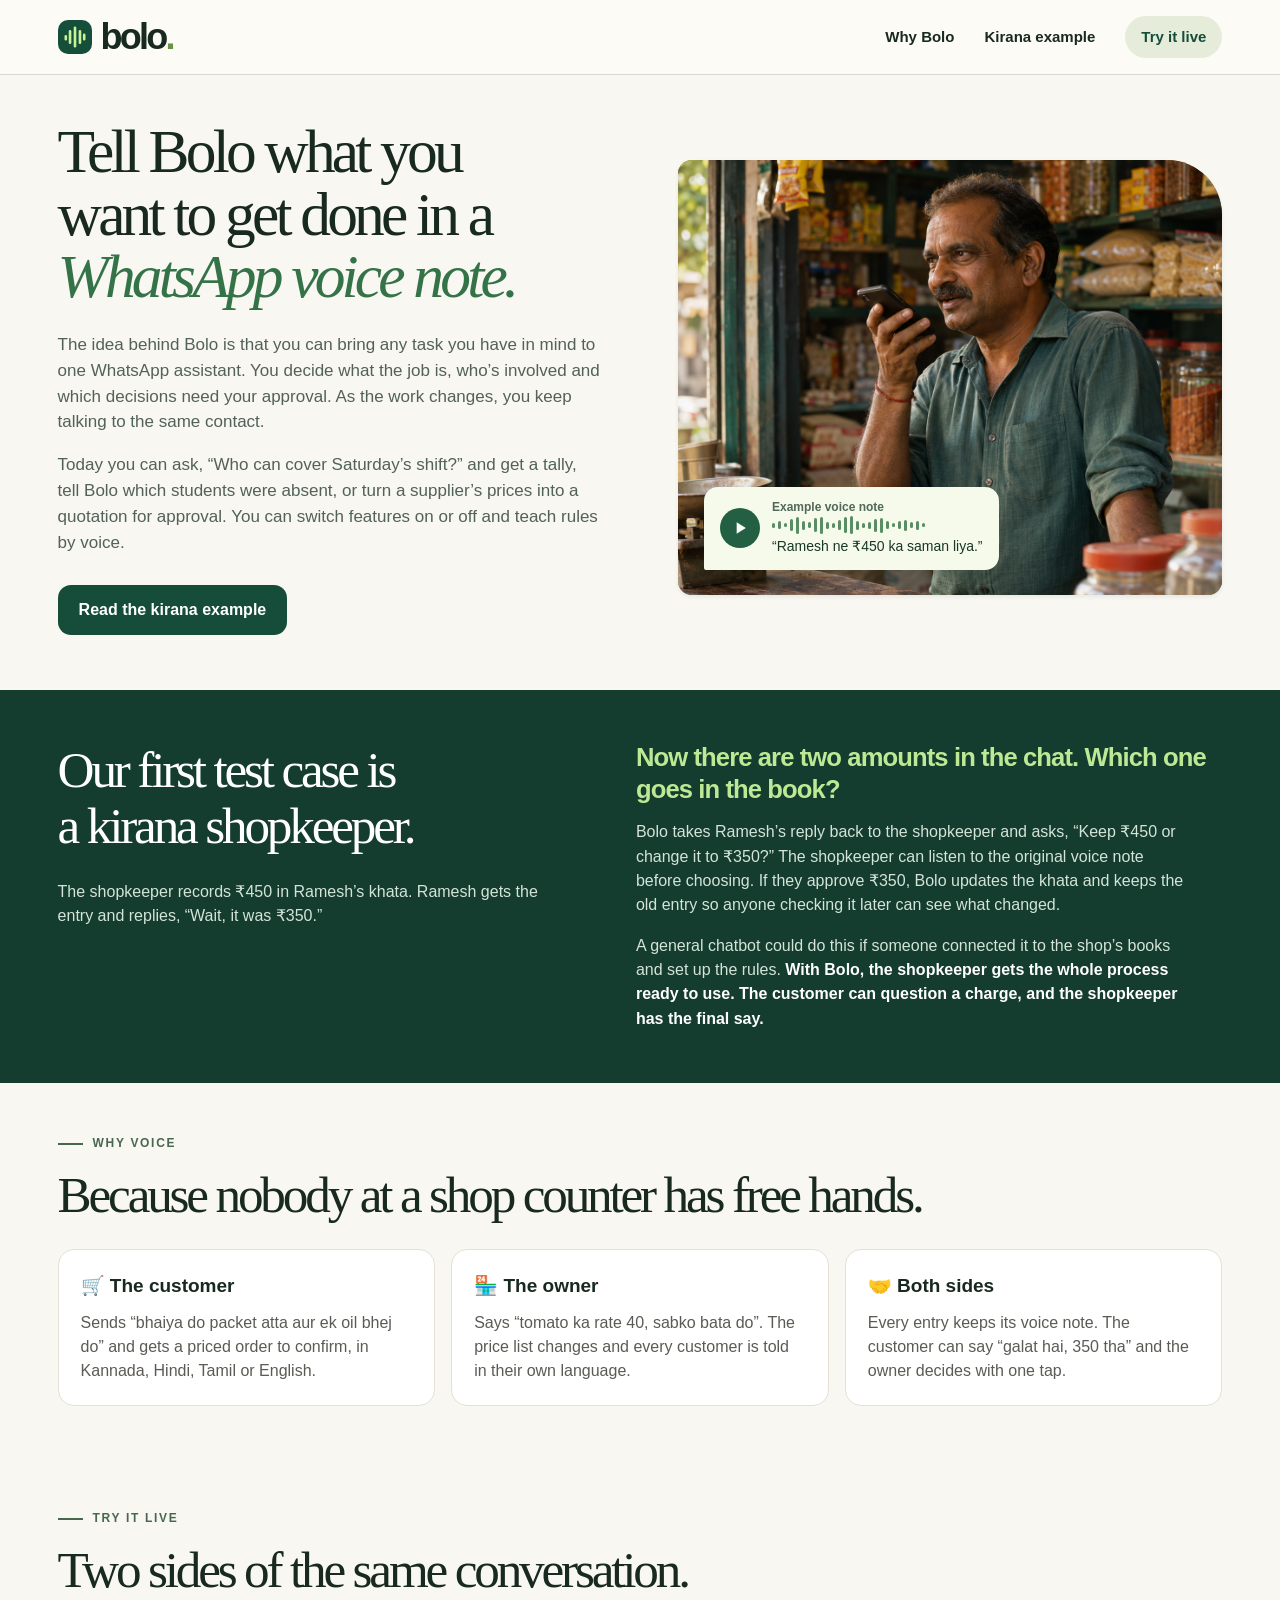
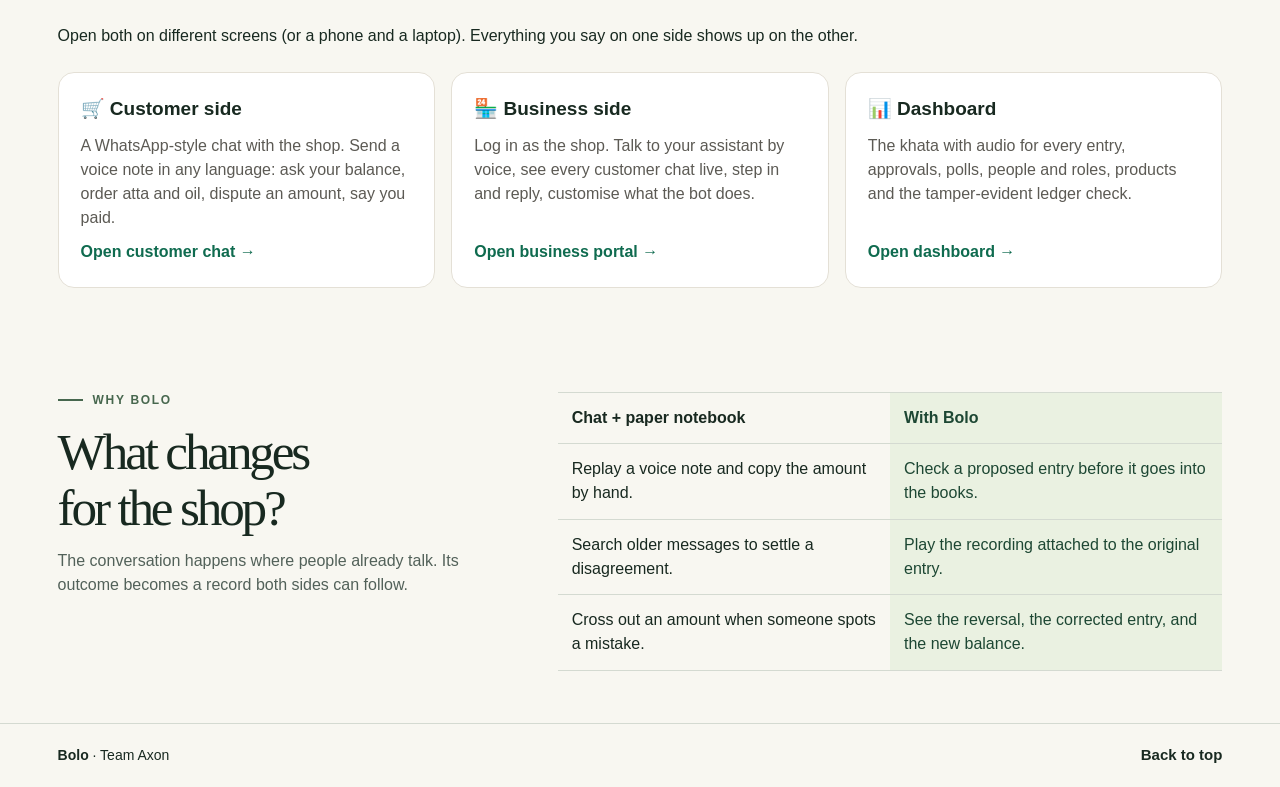
<file: product-demo/index.html>
<!doctype html>
<html lang="en">
<head>
  <meta charset="utf-8"><meta name="viewport" content="width=device-width,initial-scale=1">
  <meta name="theme-color" content="#f8f7f2">
  <title>Bolo · A WhatsApp assistant you can teach by voice</title>
  <!-- Built-in ImageGen, shopkeeper.png. Final prompt: Photorealistic editorial photograph for the Bolo product website. A fictional middle-aged Bengaluru kirana shopkeeper recording a WhatsApp voice note, his smartphone held naturally near his mouth behind the worn wooden counter of a small neighbourhood grocery. Waist-up profile facing slightly left, head in upper-middle right. Lined face, short moustache, muted teal shirt with sleeves rolled, lively shop shelves, spice jars and packets softly out of focus. Natural warm afternoon storefront light, nuanced amber and forest-green tones, premium documentary film still, authentic unposed gesture. Square composition, no writing, readable labels, logos or overlay graphics. -->
  <link rel="icon" href="mark.svg"><link rel="stylesheet" href="style.css">
  <script src="common.js" defer></script>
  <script>
  // Locally each side has its own port (8001 customer, 8002 business); through a tunnel they share one host.
  addEventListener("DOMContentLoaded", () => document.querySelectorAll(".try-card").forEach((a) => {
    const local = ["localhost", "127.0.0.1"].includes(location.hostname) && location.port;
    a.href = local ? `${location.protocol}//${location.hostname}:${a.dataset.port}${a.dataset.path}` : a.dataset.path;
    a.target = "_blank";
  }));
  </script>
</head>
<body>
  <header id="top" class="topbar"><div class="wrap nav">
    <a class="brand" href="#top" aria-label="Bolo home"><img src="mark.svg" alt="">bolo<span>.</span></a>
    <nav aria-label="Main navigation"><a href="#difference">Why Bolo</a><a href="#workflow">Kirana example</a><a class="nav-demo" href="#try">Try it live</a></nav>
  </div></header>
  <main>
    <section class="wrap hero">
      <div class="hero-copy">
        <h1>Tell Bolo what you want to get done in a <em>WhatsApp voice note.</em></h1>
        <p>The idea behind Bolo is that you can bring any task you have in mind to one WhatsApp assistant. You decide what the job is, who’s involved and which decisions need your approval. As the work changes, you keep talking to the same contact.</p>
        <p>Today you can ask, “Who can cover Saturday’s shift?” and get a tally, tell Bolo which students were absent, or turn a supplier’s prices into a quotation for approval. You can switch features on or off and teach rules by voice.</p>
        <a class="primary big" href="#workflow">Read the kirana example</a>
      </div>
      <figure class="hero-shot">
        <img src="shopkeeper.png" alt="Illustration of a kirana shopkeeper recording a voice note behind his counter." fetchpriority="high">
        <div class="photo-audio">
          <button id="sample-play" class="sample-play" aria-label="Play example voice note"><i data-icon="play"></i></button>
          <div><div class="audio-label">Example voice note</div><div class="wave" aria-hidden="true"></div><span>“Ramesh ne ₹450 ka saman liya.”</span></div>
        </div>
        <audio id="sample" src="example.wav" preload="none"></audio>
      </figure>
    </section>
    <section id="workflow" class="section process" aria-labelledby="kirana-heading"><div class="wrap kirana-story">
      <div>
        <h2 id="kirana-heading">Our first test case is a kirana shopkeeper.</h2>
        <p>The shopkeeper records ₹450 in Ramesh’s khata. Ramesh gets the entry and replies, “Wait, it was ₹350.”</p>
      </div>
      <div>
        <h3>Now there are two amounts in the chat. Which one goes in the book?</h3>
        <p>Bolo takes Ramesh’s reply back to the shopkeeper and asks, “Keep ₹450 or change it to ₹350?” The shopkeeper can listen to the original voice note before choosing. If they approve ₹350, Bolo updates the khata and keeps the old entry so anyone checking it later can see what changed.</p>
        <p>A general chatbot could do this if someone connected it to the shop’s books and set up the rules. <strong>With Bolo, the shopkeeper gets the whole process ready to use. The customer can question a charge, and the shopkeeper has the final say.</strong></p>
      </div>
    </div></section>
    <section class="wrap section">
      <div class="eyebrow"><span class="small-line"></span> WHY VOICE</div>
      <h2>Because nobody at a shop counter has free hands.</h2>
      <div class="try-grid">
        <div class="try-card"><b>🛒 The customer</b><span>Sends “bhaiya do packet atta aur ek oil bhej do” and gets a priced order to confirm, in Kannada, Hindi, Tamil or English.</span></div>
        <div class="try-card"><b>🏪 The owner</b><span>Says “tomato ka rate 40, sabko bata do”. The price list changes and every customer is told in their own language.</span></div>
        <div class="try-card"><b>🤝 Both sides</b><span>Every entry keeps its voice note. The customer can say “galat hai, 350 tha” and the owner decides with one tap.</span></div>
      </div>
    </section>
    <section id="try" class="wrap section">
      <div class="eyebrow"><span class="small-line"></span> TRY IT LIVE</div>
      <h2>Two sides of the same conversation.</h2>
      <p>Open both on different screens (or a phone and a laptop). Everything you say on one side shows up on the other.</p>
      <div class="try-grid">
        <a class="try-card" data-port="8001" data-path="/chat/"><b>🛒 Customer side</b><span>A WhatsApp-style chat with the shop. Send a voice note in any language: ask your balance, order atta and oil, dispute an amount, say you paid.</span><em>Open customer chat →</em></a>
        <a class="try-card" data-port="8002" data-path="/business"><b>🏪 Business side</b><span>Log in as the shop. Talk to your assistant by voice, see every customer chat live, step in and reply, customise what the bot does.</span><em>Open business portal →</em></a>
        <a class="try-card" data-port="8000" data-path="/console/"><b>📊 Dashboard</b><span>The khata with audio for every entry, approvals, polls, people and roles, products and the tamper-evident ledger check.</span><em>Open dashboard →</em></a>
      </div>
    </section>
    <section id="difference" class="wrap section difference">
      <div><div class="eyebrow"><span class="small-line"></span> WHY BOLO</div><h2>What changes for the shop?</h2><p>The conversation happens where people already talk. Its outcome becomes a record both sides can follow.</p></div>
      <div class="comparison" role="table" aria-label="Compare a chat and paper notebook with Bolo">
        <div class="compare-row ct" role="row"><span role="columnheader">Chat + paper notebook</span><span role="columnheader">With Bolo</span></div>
        <div class="compare-row" role="row"><span role="cell">Replay a voice note and copy the amount by hand.</span><span role="cell">Check a proposed entry before it goes into the books.</span></div>
        <div class="compare-row" role="row"><span role="cell">Search older messages to settle a disagreement.</span><span role="cell">Play the recording attached to the original entry.</span></div>
        <div class="compare-row" role="row"><span role="cell">Cross out an amount when someone spots a mistake.</span><span role="cell">See the reversal, the corrected entry, and the new balance.</span></div>
      </div>
    </section>
  </main>
  <footer><div class="wrap foot"><span><b>Bolo</b> · Team Axon</span><a href="#top">Back to top</a></div></footer>
</body></html>
</file>
<file: product-demo/style.css>
:root {
  color-scheme:light;
  --ink:#182920;
  --muted:#526159;
  --forest:#164d3a;
  --leaf:#bde995;
  --paper:#f8f7f1;
  --border:#d4dad1;
  --serif:"Instrument Serif","Baskervville",Georgia,serif;
  --sans:"DM Sans","Inter","Segoe UI",sans-serif;
}

* {
  box-sizing:border-box;
}

html {
  scroll-behavior:smooth;
}

body {
  margin:0;
  background:var(--paper);
  color:var(--ink);
  font:16px/1.52 var(--sans);
}

button,input,textarea {
  font:inherit;
}

button,a {
  touch-action:manipulation;
}

button {
  cursor:pointer;
}

button:disabled {
  cursor:default;
  opacity:.56;
}

button:focus-visible,a:focus-visible,input:focus-visible,textarea:focus-visible,summary:focus-visible {
  outline:3px solid #c17421;
  outline-offset:3px;
}

button,a {
  transition:background .15s,color .15s,box-shadow .15s;
}

a {
  color:inherit;
}

h1,h2,h3,p,figure {
  margin:0;
}

button {
  border:0;
}

svg.ico {
  display:block;
  width:20px;
  height:20px;
  flex-shrink:0;
}

i[data-icon] {
  display:inline-flex;
  align-items:center;
  justify-content:center;
  font-style:normal;
}

::selection {
  background:#c3eaa7;
  color:var(--ink);
}

.wrap {
  width:min(1320px,calc(100% - clamp(32px,9vw,160px)));
  margin-inline:auto;
}

.topbar {
  border-bottom:1px solid var(--border);
  background:#fcfbf6;
}

.nav {
  display:flex;
  justify-content:space-between;
  align-items:center;
  gap:16px;
  min-height:74px;
}

.brand {
  text-decoration:none;
  display:flex;
  align-items:center;
  font-size:36px;
  font-weight:760;
  letter-spacing:-2.8px;
  line-height:1;
}

.brand img {
  width:34px;
  height:34px;
  margin-right:9px;
}

.brand span {
  color:#689345;
}

.nav nav,.foot,.nav-demo,.primary {
  display:flex;
  align-items:center;
  gap:9px;
}

.nav nav {
  gap:30px;
}

.nav nav a,.foot a {
  font-weight:630;
  font-size:15px;
  text-decoration:none;
}

.nav nav a:hover,.foot a:hover {
  text-decoration:underline;
  text-underline-offset:4px;
}

.nav-demo {
  background:#e5ecd9;
  padding:10px 16px;
  border-radius:24px;
  color:var(--forest);
}

.nav-demo .ico {
  width:17px;
  height:17px;
}

.hero {
  display:grid;
  grid-template-columns:1fr 1fr;
  gap:clamp(28px,6vw,100px);
  padding-block:45px 55px;
  align-items:center;
}

.eyebrow {
  font:680 12px/1.45 var(--sans);
  letter-spacing:.14em;
  color:#47674e;
}

.eyebrow {
  display:flex;
  align-items:center;
  gap:10px;
}

.small-line {
  width:25px;
  height:2px;
  background:currentColor;
}

.hero h1,.section h2 {
  font-family:var(--serif);
  font-weight:500;
  letter-spacing:-.062em;
  line-height:1.02;
}

.hero h1 {
  font-size:clamp(3rem,4.8vw,4.75rem);
  text-wrap:balance;
  margin-bottom:24px;
}

.hero em {
  font-weight:400;
  color:#347247;
}

.hero-copy>p,.difference>div>p {
  color:var(--muted);
}

.hero-copy>p {
  font-size:clamp(1.0625rem,1.25vw,1.25rem);
  line-height:1.52;
  max-width:60ch;
}

.hero-copy>p+p,.kirana-story p+p {
  margin-top:1em;
}

.primary {
  justify-content:center;
  font-weight:650;
  border-radius:13px;
  text-decoration:none;
  line-height:1.3;
  padding:12px 17px;
  background:var(--forest);
  color:white;
}

.primary:hover {
  background:#246048;
}

.big {
  display:inline-flex;
  margin-top:29px;
  padding:15px 21px;
}

.text-link {
  display:inline-flex;
  margin:15px 0 0 16px;
  text-decoration:underline;
  text-underline-offset:4px;
}

.hero-shot {
  position:relative;
  border-radius:14px 55px 14px 14px;
  overflow:hidden;
  aspect-ratio:1.25;
  box-shadow:0 2px 4px #142a1a12;
  background:#6c6c4e;
}

.hero-shot>img {
  display:block;
  width:100%;
  height:100%;
  object-fit:cover;
  object-position:50% 32%;
}

.photo-audio {
  position:absolute;
  left:clamp(12px,2vw,30px);
  bottom:clamp(13px,2vw,29px);
  max-width:92%;
  color:#193628;
  background:#f6faeb;
  box-shadow:0 5px 20px #15241740;
  border-radius:14px 14px 14px 2px;
  padding:11px 16px;
  display:flex;
  align-items:center;
  gap:12px;
}

.audio-label {
  font-size:12px;
  font-weight:650;
  color:#4f6857;
}

.photo-audio span {
  font:14px/1.3 var(--sans);
}

.sample-play {
  width:40px;
  height:40px;
  border-radius:50%;
  background:#236043;
  color:white;
  display:grid;
  place-items:center;
}

.wave {
  height:18px;
  display:flex;
  align-items:center;
  gap:3px;
}

.wave b {
  width:3px;
  background:#5a8d64;
  border-radius:4px;
}

.section {
  padding-block:52px;
}

.process {
  background:#143c2f;
  color:white;
}

.light {
  color:var(--leaf);
}

.section h2 {
  text-wrap:balance;
  font-size:clamp(37px,4vw,61px);
  line-height:1.09;
  margin-block:15px 26px;
  max-width:920px;
}

.kirana-story {
  display:grid;
  grid-template-columns:1fr 1.2fr;
  gap:clamp(32px,7vw,110px);
}

.kirana-story h2 {
  margin-top:0;
}

.kirana-story h3 {
  font-size:clamp(1.25rem,2vw,1.75rem);
  letter-spacing:-.035em;
  line-height:1.25;
  font-weight:600;
  color:var(--leaf);
  margin-bottom:14px;
}

.kirana-story p {
  color:#d4e4d8;
  max-width:62ch;
}

.kirana-story strong {
  color:white;
}

.difference {
  display:grid;
  grid-template-columns:.85fr 1.35fr;
  gap:7%;
  align-items:start;
}

.difference h2 {
  margin-bottom:13px;
}

.comparison {
  border-top:1px solid var(--border);
}

.compare-row {
  display:grid;
  grid-template-columns:1fr 1fr;
  border-bottom:1px solid var(--border);
}

.compare-row span {
  padding:13px 14px;
}

.compare-row span+span {
  background:#eaf1e1;
  color:#1d4733;
}

.ct {
  font-weight:700;
}

footer {
  border-top:1px solid var(--border);
}

.foot {
  justify-content:space-between;
  padding-block:20px;
  font-size:14px;
}

@media(max-width:1050px) {
  .hero {
    gap:28px;
  }
  .hero-shot {
    aspect-ratio:1.03;
  }
}

@media(max-width:720px) {
  .wrap {
    width:calc(100% - 32px);
  }
  .nav {
    min-height:58px;
  }
  .brand {
    font-size:30px;
  }
  .brand img {
    width:28px;
    height:28px;
  }
  .nav nav>a:not(.nav-demo) {
    display:none;
  }
  .nav nav {
    gap:10px;
  }
  .hero {
    grid-template-columns:1fr;
    gap:24px;
    padding-block:33px;
  }
  .hero h1 {
    font-size:clamp(2.5rem,9.5vw,3.5rem);
    margin-bottom:16px;
  }
  .hero-copy>p {
    font-size:17px;
  }
  .big {
    margin-top:19px;
    padding:13px 17px;
  }
  .text-link {
    font-size:14px;
    margin-left:8px;
  }
  .hero-shot {
    aspect-ratio:1.4;
    border-top-right-radius:35px;
  }
  .section {
    padding-block:32px;
  }
  .section h2 {
    font-size:38px;
  }
  .kirana-story,.difference {
    grid-template-columns:1fr;
    gap:24px;
  }
  .difference .comparison {
    font-size:15px;
  }
}

@media(prefers-reduced-motion:reduce) {
  * {
    scroll-behavior:auto!important;
    transition:none!important;
  }
}

/* Try it live */
.try-grid{display:grid;grid-template-columns:repeat(auto-fit,minmax(240px,1fr));gap:16px;margin-top:24px}
.try-card{display:flex;flex-direction:column;gap:10px;padding:22px;border-radius:16px;background:#fff;border:1px solid #e4e0d6;text-decoration:none;color:inherit;transition:transform .15s,box-shadow .15s}
.try-card:hover{transform:translateY(-2px);box-shadow:0 10px 30px #0001}
.try-card b{font-size:19px}.try-card span{color:#5c5a54;line-height:1.5}.try-card em{font-style:normal;font-weight:700;color:#0f6b4f;margin-top:auto}
@media (prefers-color-scheme:dark){.try-card{background:#1d201f;border-color:#2e322f}.try-card span{color:#b7b3aa}}
</file>
